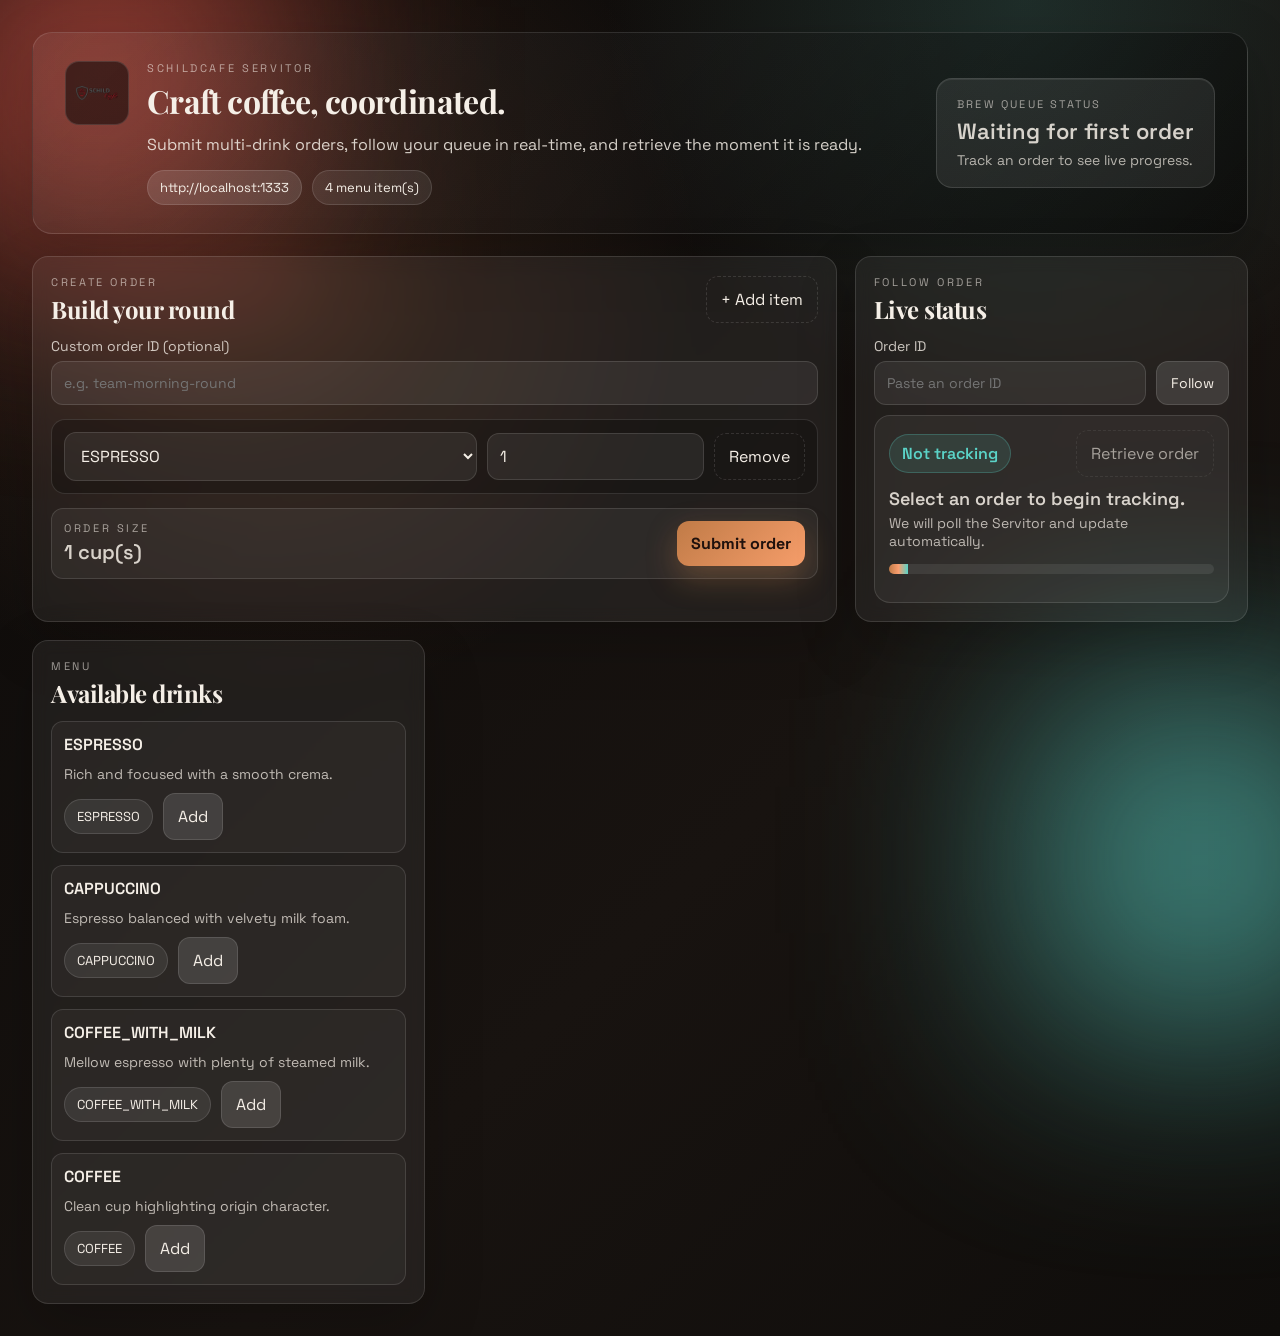
<file: index.html>
<!DOCTYPE html>
<html lang="en">
<head>
  <meta charset="UTF-8">
  <meta name="viewport" content="width=device-width, initial-scale=1.0">
  <title>Schildcafe</title>
  <link rel="preconnect" href="https://fonts.googleapis.com">
  <link rel="preconnect" href="https://fonts.gstatic.com" crossorigin>
  <link href="https://fonts.googleapis.com/css2?family=Space+Grotesk:wght@400;500;600;700&family=Playfair+Display:wght@600&display=swap" rel="stylesheet">
  <link rel="stylesheet" href="styles.css">
</head>
<body>
  <div class="ambient ambient-a"></div>
  <div class="ambient ambient-b"></div>

  <header class="hero">
    <div class="brand">
      <div class="logo-wrap">
        <img src="assets/logo.png" alt="Schildcafe logo" class="logo">
      </div>
      <div class="brand-copy">
        <p class="eyebrow">Schildcafe Servitor</p>
        <h1>Craft coffee, coordinated.</h1>
        <p class="lede">Submit multi-drink orders, follow your queue in real-time, and retrieve the moment it is ready.</p>
        <div class="badges">
          <span class="badge" id="api-base">Loading config…</span>
          <span class="badge soft" id="item-count">0 menu items</span>
        </div>
      </div>
    </div>
    <div class="hero-cta">
      <div class="cta-card">
        <p class="cta-title">Brew queue status</p>
        <p class="cta-value" id="hero-status">Waiting for first order</p>
        <p class="cta-sub" id="hero-detail">Track an order to see live progress.</p>
      </div>
    </div>
  </header>

  <main class="grid">
    <section class="panel panel-large">
      <div class="panel-head">
        <div>
          <p class="eyebrow">Create order</p>
          <h2>Build your round</h2>
        </div>
        <button class="ghost" id="add-line">+ Add item</button>
      </div>
      <form id="order-form" class="stack">
        <label class="field">
          <span>Custom order ID (optional)</span>
          <input id="order-id" type="text" placeholder="e.g. team-morning-round">
        </label>

        <div id="order-lines" class="stack"></div>

        <div class="summary">
          <div>
            <p class="eyebrow">Order size</p>
            <p class="total"><span id="total-count">0</span> cup(s)</p>
          </div>
          <div class="actions">
            <span id="order-alert" class="hint"></span>
            <button type="submit" class="primary">Submit order</button>
          </div>
        </div>
      </form>
    </section>

    <section class="panel">
      <div class="panel-head">
        <div>
          <p class="eyebrow">Follow order</p>
          <h2>Live status</h2>
        </div>
      </div>
      <form id="track-form" class="stack tight">
        <label class="field">
          <span>Order ID</span>
          <div class="inline">
            <input id="track-id" type="text" placeholder="Paste an order ID">
            <button class="secondary" type="submit">Follow</button>
          </div>
        </label>
      </form>
      <div class="status-card">
        <div class="status-row">
          <span class="status-pill" id="status-badge">Not tracking</span>
          <button id="retrieve-btn" class="ghost" disabled>Retrieve order</button>
        </div>
        <p class="status-title" id="status-text">Select an order to begin tracking.</p>
        <p class="status-sub" id="status-subtext">We will poll the Servitor and update automatically.</p>
        <div class="progress">
          <div id="progress-fill" class="progress-fill"></div>
        </div>
        <dl class="meta" id="status-meta"></dl>
      </div>
    </section>

    <section class="panel">
      <div class="panel-head">
        <div>
          <p class="eyebrow">Menu</p>
          <h2>Available drinks</h2>
        </div>
      </div>
      <div id="menu-grid" class="menu-grid"></div>
    </section>
  </main>

  <div id="toast" class="toast" role="status"></div>

  <script src="app.js"></script>
</body>
</html>
</file>
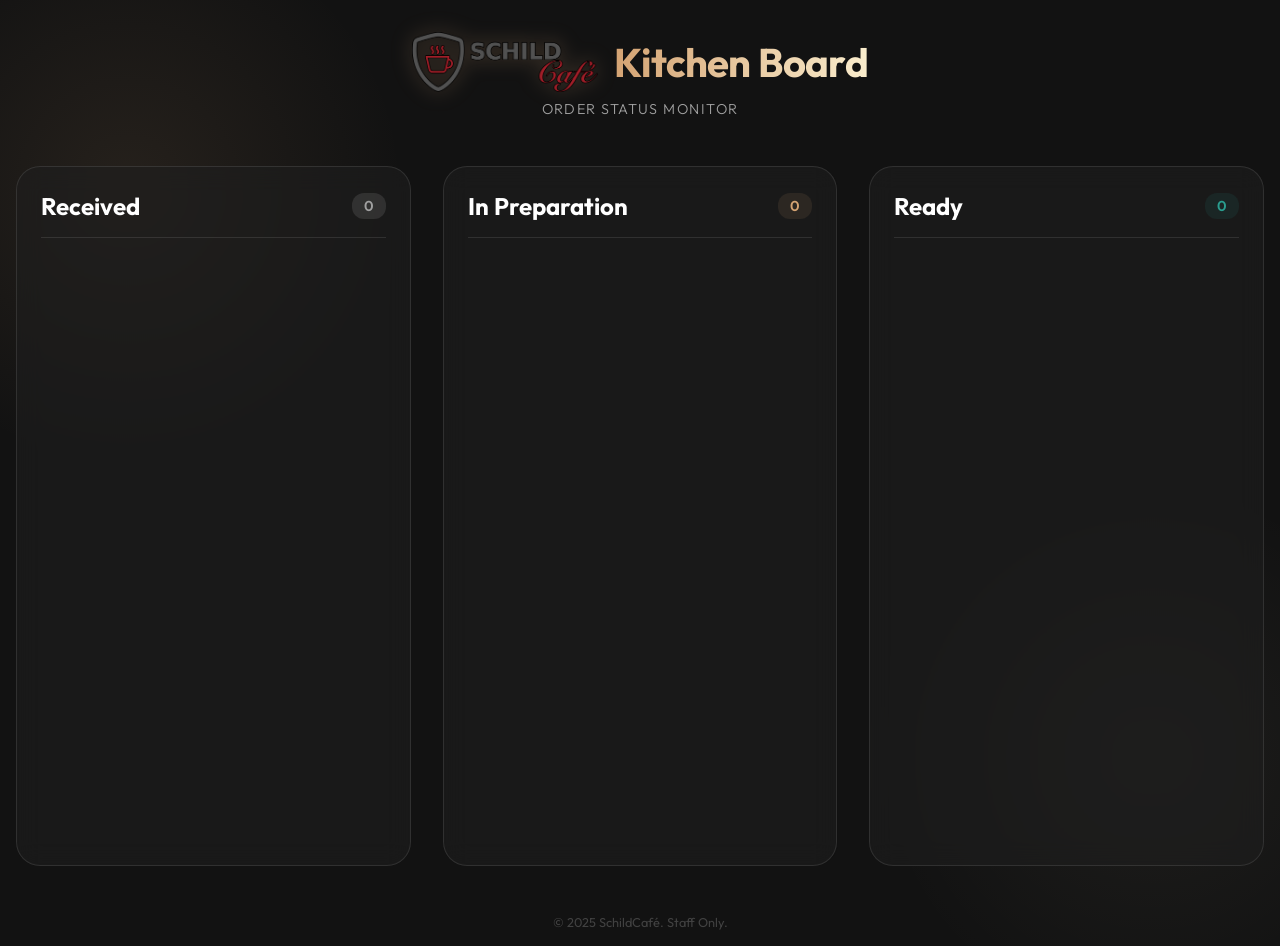
<file: kitchen.html>
<!DOCTYPE html>
<html lang="en">

<head>
    <meta charset="UTF-8">
    <meta name="viewport" content="width=device-width, initial-scale=1.0">
    <title>SchildCafé - Kitchen Board</title>
    <link rel="preconnect" href="https://fonts.googleapis.com">
    <link rel="preconnect" href="https://fonts.gstatic.com" crossorigin>
    <link href="https://fonts.googleapis.com/css2?family=Outfit:wght@300;400;600;700&display=swap" rel="stylesheet">
    <link rel="stylesheet" href="style.css">
</head>

<body>
    <div class="background-overlay"></div>

    <header>
        <div class="logo-container">
            <img src="assets/logo.png" alt="SchildCafé Logo" class="logo">
            <h1>Kitchen Board</h1>
        </div>
        <p class="tagline">Order Status Monitor</p>
    </header>

    <main class="kitchen-main">
        <div class="kitchen-board">
            <!-- Received Column -->
            <div class="board-column" id="col-received">
                <div class="column-header">
                    <h2>Received</h2>
                    <span class="count-badge" id="count-received">0</span>
                </div>
                <div class="orders-container" id="list-received">
                    <!-- Orders will be populated here -->
                </div>
            </div>

            <!-- In Preparation Column -->
            <div class="board-column" id="col-prep">
                <div class="column-header">
                    <h2>In Preparation</h2>
                    <span class="count-badge" id="count-prep">0</span>
                </div>
                <div class="orders-container" id="list-prep">
                    <!-- Orders will be populated here -->
                </div>
            </div>

            <!-- Ready Column -->
            <div class="board-column" id="col-ready">
                <div class="column-header">
                    <h2>Ready</h2>
                    <span class="count-badge" id="count-ready">0</span>
                </div>
                <div class="orders-container" id="list-ready">
                    <!-- Orders will be populated here -->
                </div>
            </div>
        </div>
    </main>

    <footer>
        <p>&copy; 2025 SchildCafé. Staff Only.</p>
    </footer>

    <script src="kitchen.js"></script>
</body>

</html>
</file>
<file: styles.css>
:root {
  --ink: #161310;
  --espresso: #2b1f1f;
  --caramel: #c07b47;
  --foam: #f5efe7;
  --mint: #5bd3c7;
  --accent: #f25d50;
  --line: rgba(255, 255, 255, 0.12);
  --card: rgba(255, 255, 255, 0.06);
  --card-strong: rgba(0, 0, 0, 0.4);
  --radius: 16px;
  --shadow: 0 20px 60px rgba(0, 0, 0, 0.2);
  font-family: 'Space Grotesk', system-ui, -apple-system, sans-serif;
  color: var(--foam);
  background: #0f0d0b;
}

*,
*::before,
*::after {
  box-sizing: border-box;
}

body {
  margin: 0;
  min-height: 100vh;
  background: radial-gradient(circle at 20% 20%, rgba(255, 143, 82, 0.14), transparent 30%),
    radial-gradient(circle at 80% 0%, rgba(91, 211, 199, 0.15), transparent 25%),
    linear-gradient(135deg, #0d0b0a, #181310 60%, #0f0d0b);
  color: var(--foam);
  padding: 32px;
}

.ambient {
  position: fixed;
  width: 320px;
  height: 320px;
  filter: blur(120px);
  opacity: 0.7;
  z-index: 0;
}

.ambient-a {
  background: #f25d50;
  top: -80px;
  left: -60px;
}

.ambient-b {
  background: #5bd3c7;
  bottom: -120px;
  right: -80px;
}

h1,
h2 {
  margin: 0;
  font-family: 'Playfair Display', 'Space Grotesk', system-ui, -apple-system, sans-serif;
  letter-spacing: -0.02em;
}

p {
  margin: 0;
  color: rgba(245, 239, 231, 0.86);
}

.eyebrow {
  text-transform: uppercase;
  letter-spacing: 0.24em;
  font-size: 11px;
  color: rgba(245, 239, 231, 0.6);
  margin: 0 0 4px 0;
}

.hero {
  position: relative;
  display: flex;
  justify-content: space-between;
  gap: 32px;
  padding: 28px 32px;
  background: linear-gradient(135deg, rgba(255, 255, 255, 0.06), rgba(0, 0, 0, 0.45));
  border: 1px solid var(--line);
  border-radius: calc(var(--radius) + 4px);
  box-shadow: var(--shadow);
  z-index: 1;
}

.brand {
  display: flex;
  gap: 18px;
}

.logo-wrap {
  width: 64px;
  height: 64px;
  border-radius: 14px;
  background: rgba(0, 0, 0, 0.5);
  display: grid;
  place-items: center;
  padding: 10px;
  border: 1px solid var(--line);
}

.logo {
  width: 100%;
  height: auto;
}

.brand-copy h1 {
  font-size: 32px;
  margin-bottom: 10px;
}

.brand-copy .lede {
  font-size: 16px;
  line-height: 1.6;
}

.badges {
  display: flex;
  gap: 10px;
  margin-top: 12px;
}

.badge {
  display: inline-flex;
  align-items: center;
  gap: 8px;
  padding: 8px 12px;
  border-radius: 99px;
  background: rgba(255, 255, 255, 0.12);
  color: var(--foam);
  border: 1px solid var(--line);
  font-size: 13px;
}

.badge.soft {
  background: rgba(255, 255, 255, 0.08);
}

.hero-cta {
  display: grid;
  align-items: center;
}

.cta-card {
  background: rgba(255, 255, 255, 0.08);
  border: 1px solid var(--line);
  border-radius: var(--radius);
  padding: 18px 20px;
  min-width: 260px;
  box-shadow: inset 0 1px 0 rgba(255, 255, 255, 0.08);
}

.cta-title {
  text-transform: uppercase;
  letter-spacing: 0.2em;
  font-size: 11px;
  color: rgba(245, 239, 231, 0.6);
  margin-bottom: 6px;
}

.cta-value {
  font-size: 22px;
  font-weight: 600;
  margin-bottom: 6px;
}

.cta-sub {
  color: rgba(245, 239, 231, 0.7);
  font-size: 14px;
}

.grid {
  position: relative;
  display: grid;
  grid-template-columns: repeat(auto-fit, minmax(340px, 1fr));
  gap: 18px;
  margin-top: 22px;
  z-index: 1;
}

.panel {
  background: var(--card);
  border: 1px solid var(--line);
  border-radius: var(--radius);
  padding: 18px;
  box-shadow: var(--shadow);
  backdrop-filter: blur(8px);
}

.panel-large {
  grid-column: span 2;
}

.panel-head {
  display: flex;
  justify-content: space-between;
  align-items: center;
  margin-bottom: 12px;
}

.stack {
  display: flex;
  flex-direction: column;
  gap: 14px;
}

.stack.tight {
  gap: 10px;
}

.two-col {
  display: grid;
  grid-template-columns: repeat(auto-fit, minmax(240px, 1fr));
  gap: 10px;
}

.field {
  display: flex;
  flex-direction: column;
  gap: 6px;
  font-size: 14px;
  color: rgba(245, 239, 231, 0.8);
}

input,
select,
button {
  font: inherit;
}

input,
select {
  background: rgba(255, 255, 255, 0.07);
  border: 1px solid var(--line);
  border-radius: 12px;
  padding: 12px 12px;
  color: var(--foam);
  transition: border-color 0.2s ease, background-color 0.2s ease;
}

input:focus,
select:focus {
  outline: none;
  border-color: var(--mint);
  background: rgba(91, 211, 199, 0.08);
}

button {
  border: none;
  padding: 12px 14px;
  border-radius: 12px;
  cursor: pointer;
  transition: transform 0.1s ease, box-shadow 0.2s ease, background 0.2s ease;
}

button:disabled {
  opacity: 0.6;
  cursor: not-allowed;
}

.primary {
  background: linear-gradient(135deg, var(--caramel), #f69d6a);
  color: #1f110d;
  font-weight: 700;
  box-shadow: 0 12px 30px rgba(192, 123, 71, 0.35);
}

.secondary {
  background: rgba(255, 255, 255, 0.12);
  color: var(--foam);
  border: 1px solid var(--line);
}

.ghost {
  background: transparent;
  color: var(--foam);
  border: 1px dashed var(--line);
}

.actions {
  display: flex;
  gap: 10px;
  align-items: center;
}

.order-line {
  display: grid;
  grid-template-columns: 2fr 1fr auto;
  gap: 10px;
  background: rgba(0, 0, 0, 0.25);
  border: 1px solid var(--line);
  border-radius: 14px;
  padding: 12px;
  align-items: center;
}

.inline {
  display: grid;
  grid-template-columns: 1fr auto;
  gap: 10px;
}

.summary {
  display: flex;
  justify-content: space-between;
  align-items: center;
  padding: 12px 12px;
  border-radius: 12px;
  background: rgba(255, 255, 255, 0.05);
  border: 1px solid var(--line);
}

.total {
  font-size: 20px;
  font-weight: 600;
}

.hint {
  color: var(--accent);
  font-size: 13px;
}

.status-card {
  margin-top: 10px;
  background: rgba(255, 255, 255, 0.05);
  border-radius: var(--radius);
  padding: 14px;
  border: 1px solid var(--line);
}

.status-row {
  display: flex;
  justify-content: space-between;
  align-items: center;
}

.status-pill {
  display: inline-flex;
  align-items: center;
  padding: 8px 12px;
  border-radius: 999px;
  background: rgba(91, 211, 199, 0.12);
  color: var(--mint);
  border: 1px solid rgba(91, 211, 199, 0.25);
  font-weight: 600;
}

.status-title {
  font-size: 18px;
  font-weight: 600;
  margin: 10px 0 4px 0;
}

.status-sub {
  color: rgba(245, 239, 231, 0.72);
  font-size: 14px;
}

.progress {
  position: relative;
  width: 100%;
  height: 10px;
  border-radius: 99px;
  background: rgba(255, 255, 255, 0.08);
  overflow: hidden;
  margin: 14px 0;
}

.progress-fill {
  position: absolute;
  top: 0;
  left: 0;
  bottom: 0;
  width: 6%;
  background: linear-gradient(90deg, var(--caramel), #f99e6f, var(--mint));
  transition: width 0.5s ease;
}

.meta {
  display: grid;
  grid-template-columns: repeat(auto-fit, minmax(160px, 1fr));
  gap: 10px;
  margin: 0;
}

.meta-label {
  font-size: 12px;
  color: rgba(245, 239, 231, 0.6);
  text-transform: uppercase;
  letter-spacing: 0.2em;
}

.meta-value {
  margin: 4px 0 0 0;
  font-weight: 600;
  color: var(--foam);
}

.menu-grid {
  display: grid;
  grid-template-columns: repeat(auto-fit, minmax(200px, 1fr));
  gap: 12px;
}

.menu-card {
  padding: 12px;
  border: 1px solid var(--line);
  border-radius: 12px;
  background: rgba(255, 255, 255, 0.04);
  display: flex;
  flex-direction: column;
  gap: 10px;
}

.menu-title {
  font-weight: 600;
}

.menu-desc {
  color: rgba(245, 239, 231, 0.74);
  font-size: 14px;
}

.toast {
  position: fixed;
  right: 22px;
  bottom: 22px;
  padding: 12px 16px;
  background: rgba(0, 0, 0, 0.6);
  color: var(--foam);
  border: 1px solid var(--line);
  border-radius: 12px;
  box-shadow: var(--shadow);
  opacity: 0;
  pointer-events: none;
  transition: opacity 0.3s ease, transform 0.3s ease;
  transform: translateY(10px);
}

.toast.show {
  opacity: 1;
  pointer-events: auto;
  transform: translateY(0);
}

@media (max-width: 900px) {
  body {
    padding: 18px;
  }

  .hero {
    flex-direction: column;
  }

  .panel-large {
    grid-column: span 1;
  }
}
</file>
<file: style.css>
:root {
    --bg-color: #121212;
    --card-bg: rgba(30, 30, 30, 0.6);
    --card-border: rgba(255, 255, 255, 0.1);
    --primary-color: #d4a373; /* Latte color */
    --primary-hover: #c59260;
    --text-main: #ffffff;
    --text-muted: #a0a0a0;
    --accent-color: #faedcd;
    --danger-color: #e63946;
    --success-color: #2a9d8f;
    --font-family: 'Outfit', sans-serif;
}

* {
    box-sizing: border-box;
    margin: 0;
    padding: 0;
}

body {
    font-family: var(--font-family);
    background-color: var(--bg-color);
    color: var(--text-main);
    min-height: 100vh;
    display: flex;
    flex-direction: column;
    overflow-x: hidden;
    background-image: radial-gradient(circle at 10% 20%, rgba(212, 163, 115, 0.1) 0%, transparent 20%),
                      radial-gradient(circle at 90% 80%, rgba(250, 237, 205, 0.05) 0%, transparent 20%);
}

/* Header */
header {
    text-align: center;
    padding: 2rem 1rem;
    margin-bottom: 1rem;
}

.logo-container {
    display: flex;
    align-items: center;
    justify-content: center;
    gap: 1rem;
    margin-bottom: 0.5rem;
}

.logo {
    height: 60px;
    width: auto;
    filter: drop-shadow(0 0 10px rgba(212, 163, 115, 0.3));
}

h1 {
    font-weight: 700;
    font-size: 2.5rem;
    letter-spacing: -0.02em;
    background: linear-gradient(to right, var(--primary-color), var(--accent-color));
    -webkit-background-clip: text;
    -webkit-text-fill-color: transparent;
}

.tagline {
    color: var(--text-muted);
    font-weight: 300;
    letter-spacing: 0.1em;
    text-transform: uppercase;
    font-size: 0.9rem;
}

/* Main Container */
main {
    flex: 1;
    display: flex;
    justify-content: center;
    align-items: flex-start;
    padding: 0 1rem 2rem;
}

#app-container {
    width: 100%;
    max-width: 600px;
    position: relative;
}

/* Cards */
.card {
    background: var(--card-bg);
    backdrop-filter: blur(12px);
    -webkit-backdrop-filter: blur(12px);
    border: 1px solid var(--card-border);
    border-radius: 24px;
    padding: 2rem;
    box-shadow: 0 8px 32px 0 rgba(0, 0, 0, 0.37);
    transition: opacity 0.4s ease, transform 0.4s ease;
}

.card.hidden {
    display: none;
    opacity: 0;
    transform: translateY(20px);
}

.card.active {
    display: block;
    opacity: 1;
    transform: translateY(0);
    animation: fadeIn 0.5s ease-out forwards;
}

@keyframes fadeIn {
    from { opacity: 0; transform: translateY(20px); }
    to { opacity: 1; transform: translateY(0); }
}

h2 {
    font-size: 1.8rem;
    margin-bottom: 0.5rem;
    color: var(--text-main);
}

.subtitle {
    color: var(--text-muted);
    margin-bottom: 2rem;
}

/* Menu Grid */
.menu-grid {
    display: flex;
    flex-direction: column;
    gap: 1rem;
    margin-bottom: 2rem;
}

.menu-item {
    display: flex;
    justify-content: space-between;
    align-items: center;
    padding: 1rem;
    background: rgba(255, 255, 255, 0.03);
    border-radius: 16px;
    border: 1px solid transparent;
    transition: all 0.3s ease;
}

.menu-item:hover {
    background: rgba(255, 255, 255, 0.06);
    border-color: rgba(212, 163, 115, 0.3);
}

.item-info h3 {
    font-size: 1.1rem;
    font-weight: 600;
}

.item-info .price {
    font-size: 0.85rem;
    color: var(--primary-color);
}

/* Counter Control */
.counter-control {
    display: flex;
    align-items: center;
    gap: 1rem;
    background: rgba(0, 0, 0, 0.2);
    padding: 0.25rem;
    border-radius: 12px;
}

.btn-icon {
    background: transparent;
    border: none;
    color: var(--text-main);
    width: 32px;
    height: 32px;
    border-radius: 8px;
    cursor: pointer;
    font-size: 1.2rem;
    display: flex;
    align-items: center;
    justify-content: center;
    transition: background 0.2s;
}

.btn-icon:hover {
    background: rgba(255, 255, 255, 0.1);
}

.count {
    font-weight: 600;
    min-width: 20px;
    text-align: center;
}

/* Buttons */
.action-area {
    display: flex;
    flex-direction: column;
    gap: 1rem;
}

.btn-primary, .btn-secondary {
    width: 100%;
    padding: 1rem;
    border-radius: 12px;
    font-family: var(--font-family);
    font-weight: 600;
    font-size: 1rem;
    cursor: pointer;
    transition: all 0.3s ease;
    border: none;
}

.btn-primary {
    background: var(--primary-color);
    color: #000;
}

.btn-primary:hover:not(:disabled) {
    background: var(--primary-hover);
    transform: translateY(-2px);
    box-shadow: 0 4px 12px rgba(212, 163, 115, 0.4);
}

.btn-primary:disabled {
    background: #444;
    color: #888;
    cursor: not-allowed;
}

.btn-secondary {
    background: transparent;
    border: 1px solid var(--card-border);
    color: var(--text-main);
}

.btn-secondary:hover {
    background: rgba(255, 255, 255, 0.05);
}

/* Status Section */
.status-header {
    display: flex;
    justify-content: space-between;
    align-items: center;
    margin-bottom: 2rem;
}

.order-id {
    font-family: monospace;
    background: rgba(0, 0, 0, 0.3);
    padding: 0.25rem 0.5rem;
    border-radius: 6px;
    font-size: 0.9rem;
    color: var(--text-muted);
}

.status-visual {
    display: flex;
    flex-direction: column;
    align-items: center;
    margin-bottom: 2rem;
}

.progress-ring {
    position: relative;
    width: 120px;
    height: 120px;
    margin-bottom: 1rem;
}

.progress-ring__circle {
    transform: rotate(-90deg);
    transform-origin: 50% 50%;
}

.progress-ring__bar {
    stroke-dasharray: 326.72; /* 2 * PI * r */
    stroke-dashoffset: 326.72;
    transition: stroke-dashoffset 0.5s ease;
}

.progress-text {
    position: absolute;
    top: 50%;
    left: 50%;
    transform: translate(-50%, -50%);
    font-size: 1.5rem;
    font-weight: 700;
}

.status-message {
    text-align: center;
    display: flex;
    align-items: center;
    gap: 0.25rem;
}

#current-status {
    font-size: 1.2rem;
    color: var(--primary-color);
    font-weight: 600;
}

.loading-dots span {
    animation: dots 1.4s infinite both;
}

.loading-dots span:nth-child(2) { animation-delay: 0.2s; }
.loading-dots span:nth-child(3) { animation-delay: 0.4s; }

@keyframes dots {
    0% { opacity: 0.2; }
    20% { opacity: 1; }
    100% { opacity: 0.2; }
}

.order-summary-list {
    background: rgba(0, 0, 0, 0.2);
    border-radius: 16px;
    padding: 1rem;
    margin-bottom: 2rem;
    max-height: 200px;
    overflow-y: auto;
}

.summary-item {
    display: flex;
    justify-content: space-between;
    padding: 0.5rem 0;
    border-bottom: 1px solid rgba(255, 255, 255, 0.05);
}

.summary-item:last-child {
    border-bottom: none;
}

.hidden {
    display: none !important;
}

footer {
    text-align: center;
    padding: 1rem;
    color: rgba(255, 255, 255, 0.2);
    font-size: 0.8rem;
}

/* Kitchen Board Styles */
.kitchen-main {
    max-width: 1400px;
    margin: 0 auto;
    width: 100%;
}

.kitchen-board {
    display: grid;
    grid-template-columns: repeat(3, 1fr);
    gap: 2rem;
    width: 100%;
    height: calc(100vh - 200px);
}

.board-column {
    background: var(--card-bg);
    backdrop-filter: blur(12px);
    -webkit-backdrop-filter: blur(12px);
    border: 1px solid var(--card-border);
    border-radius: 24px;
    padding: 1.5rem;
    display: flex;
    flex-direction: column;
    overflow: hidden;
}

.column-header {
    display: flex;
    justify-content: space-between;
    align-items: center;
    margin-bottom: 1.5rem;
    padding-bottom: 1rem;
    border-bottom: 1px solid var(--card-border);
}

.column-header h2 {
    font-size: 1.5rem;
    margin: 0;
}

.count-badge {
    background: rgba(255, 255, 255, 0.1);
    padding: 0.25rem 0.75rem;
    border-radius: 12px;
    font-weight: 600;
    font-size: 0.9rem;
}

.orders-container {
    flex: 1;
    overflow-y: auto;
    display: flex;
    flex-direction: column;
    gap: 1rem;
    padding-right: 0.5rem;
}

/* Scrollbar styling for orders container */
.orders-container::-webkit-scrollbar {
    width: 6px;
}

.orders-container::-webkit-scrollbar-track {
    background: rgba(0, 0, 0, 0.1);
}

.orders-container::-webkit-scrollbar-thumb {
    background: rgba(255, 255, 255, 0.1);
    border-radius: 3px;
}

.order-card {
    background: rgba(255, 255, 255, 0.05);
    border-radius: 16px;
    padding: 1rem;
    border: 1px solid transparent;
    transition: all 0.3s ease;
}

.order-card:hover {
    background: rgba(255, 255, 255, 0.08);
    border-color: rgba(255, 255, 255, 0.1);
}

.card-header {
    display: flex;
    justify-content: space-between;
    margin-bottom: 0.75rem;
    font-size: 0.9rem;
    color: var(--text-muted);
}

.order-time {
    font-family: monospace;
}

.progress-bar-container {
    height: 6px;
    background: rgba(0, 0, 0, 0.3);
    border-radius: 3px;
    margin-bottom: 0.5rem;
    overflow: hidden;
}

.progress-bar {
    height: 100%;
    background: var(--primary-color);
    border-radius: 3px;
    transition: width 0.5s ease;
}

.status-text {
    font-size: 0.85rem;
    color: var(--text-main);
}

/* Column specific accents */
#col-received .count-badge { color: var(--text-muted); }
#col-prep .count-badge { color: var(--primary-color); background: rgba(212, 163, 115, 0.1); }
#col-ready .count-badge { color: var(--success-color); background: rgba(42, 157, 143, 0.1); }

#col-ready .progress-bar { background: var(--success-color); }

@media (max-width: 1024px) {
    .kitchen-board {
        grid-template-columns: 1fr;
        height: auto;
    }
    
    .board-column {
        min-height: 400px;
    }
}
</file>
